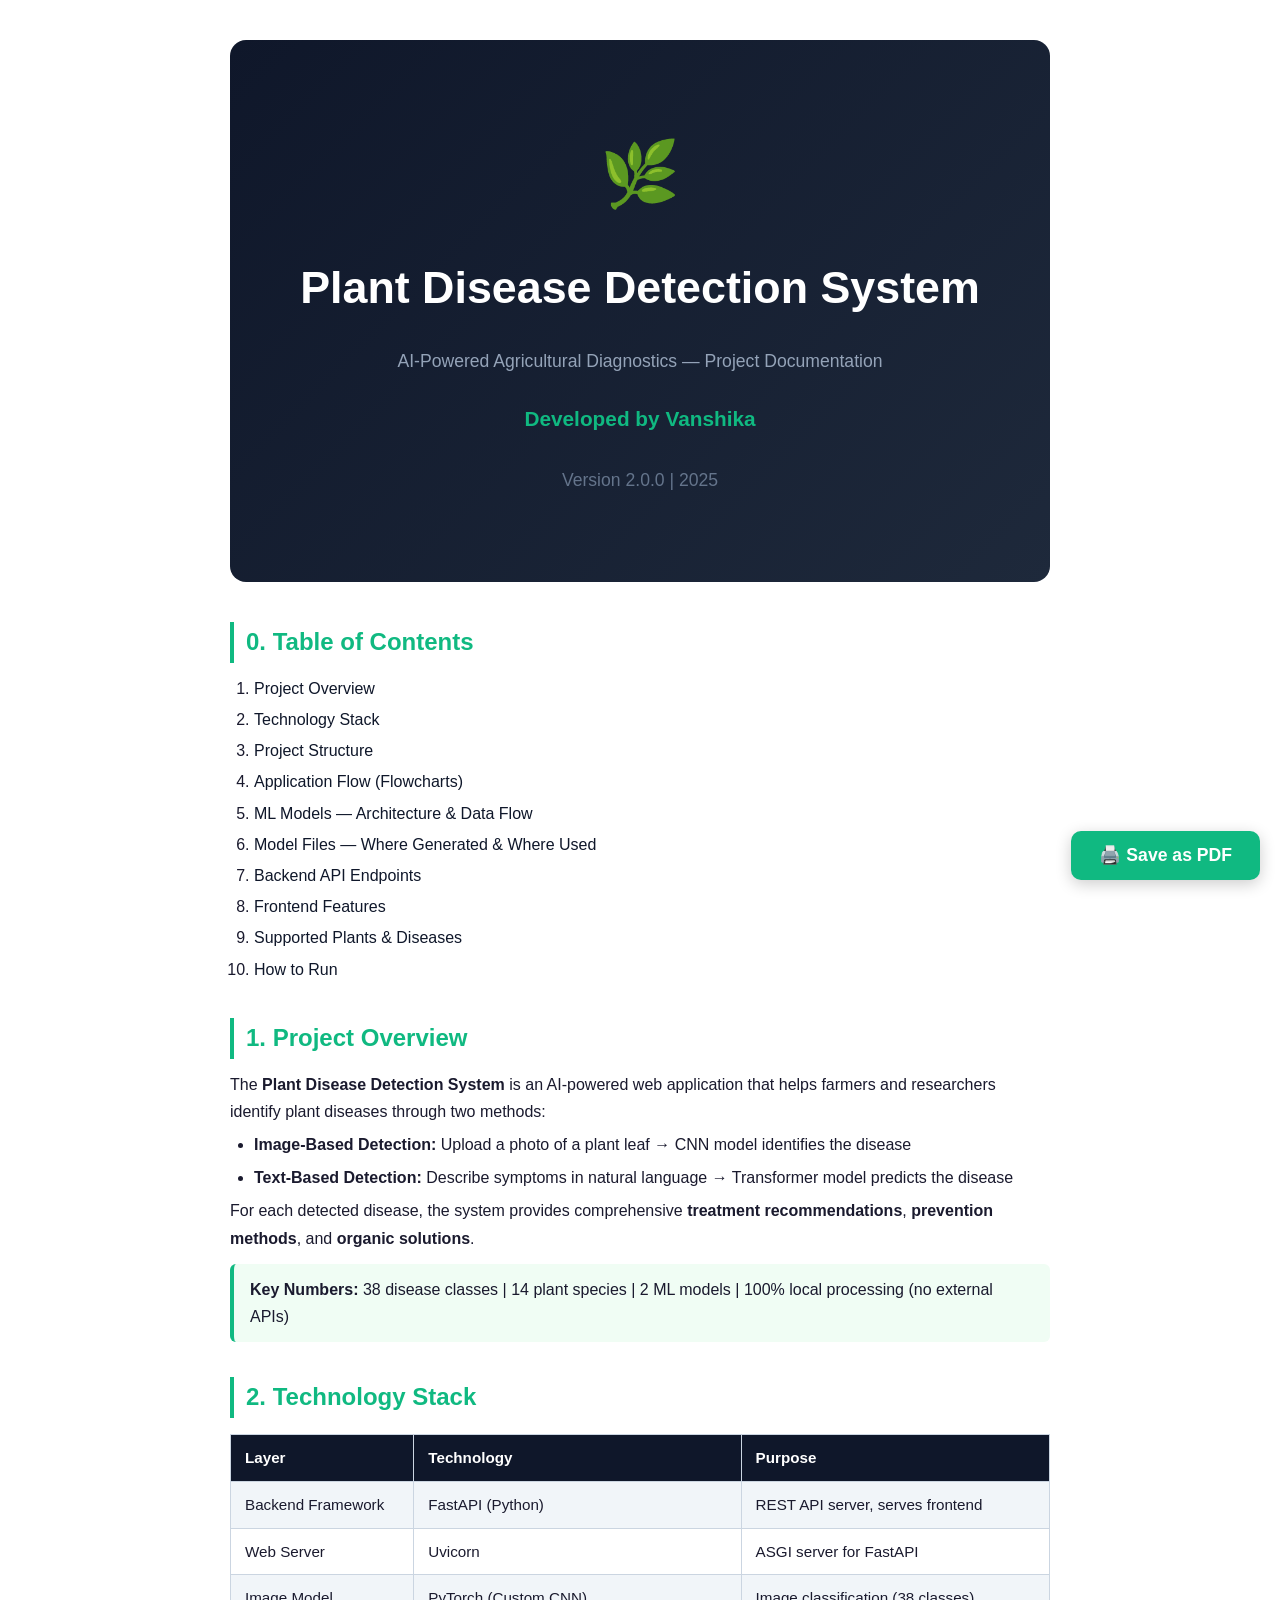
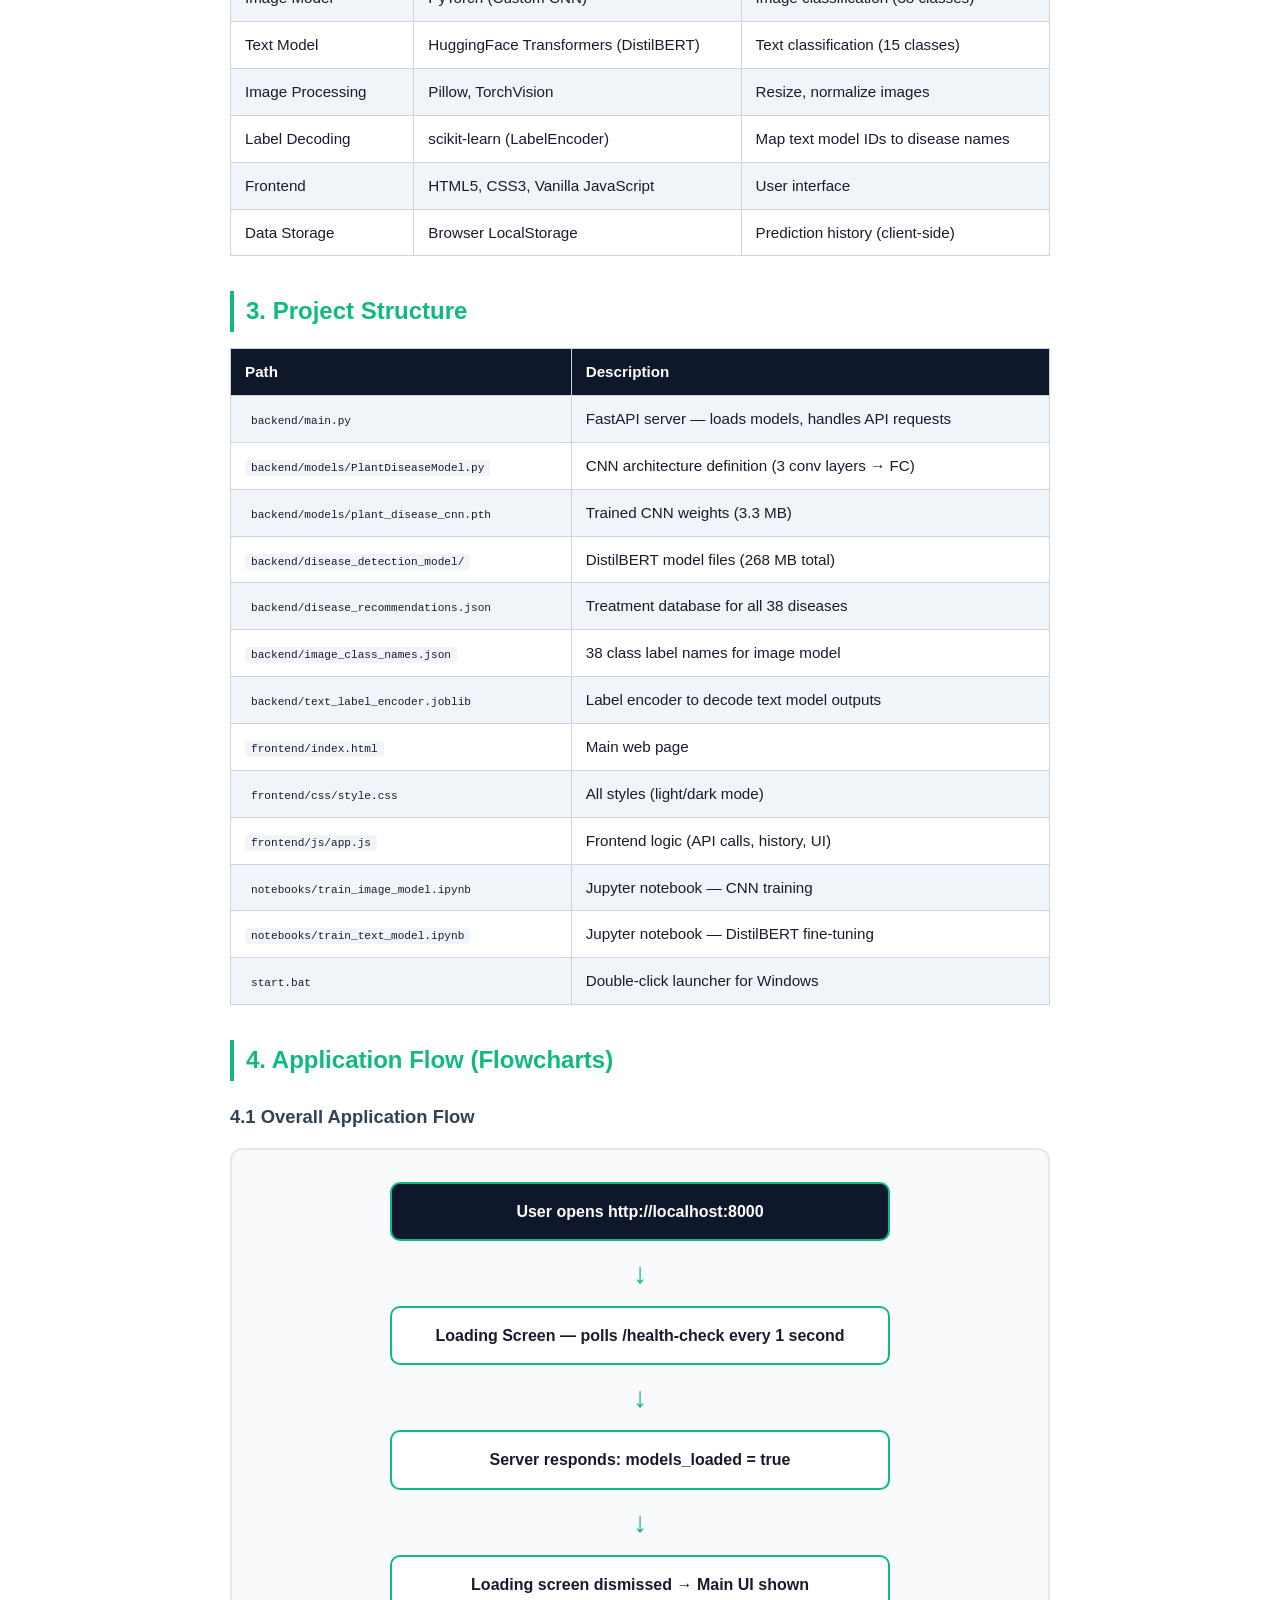
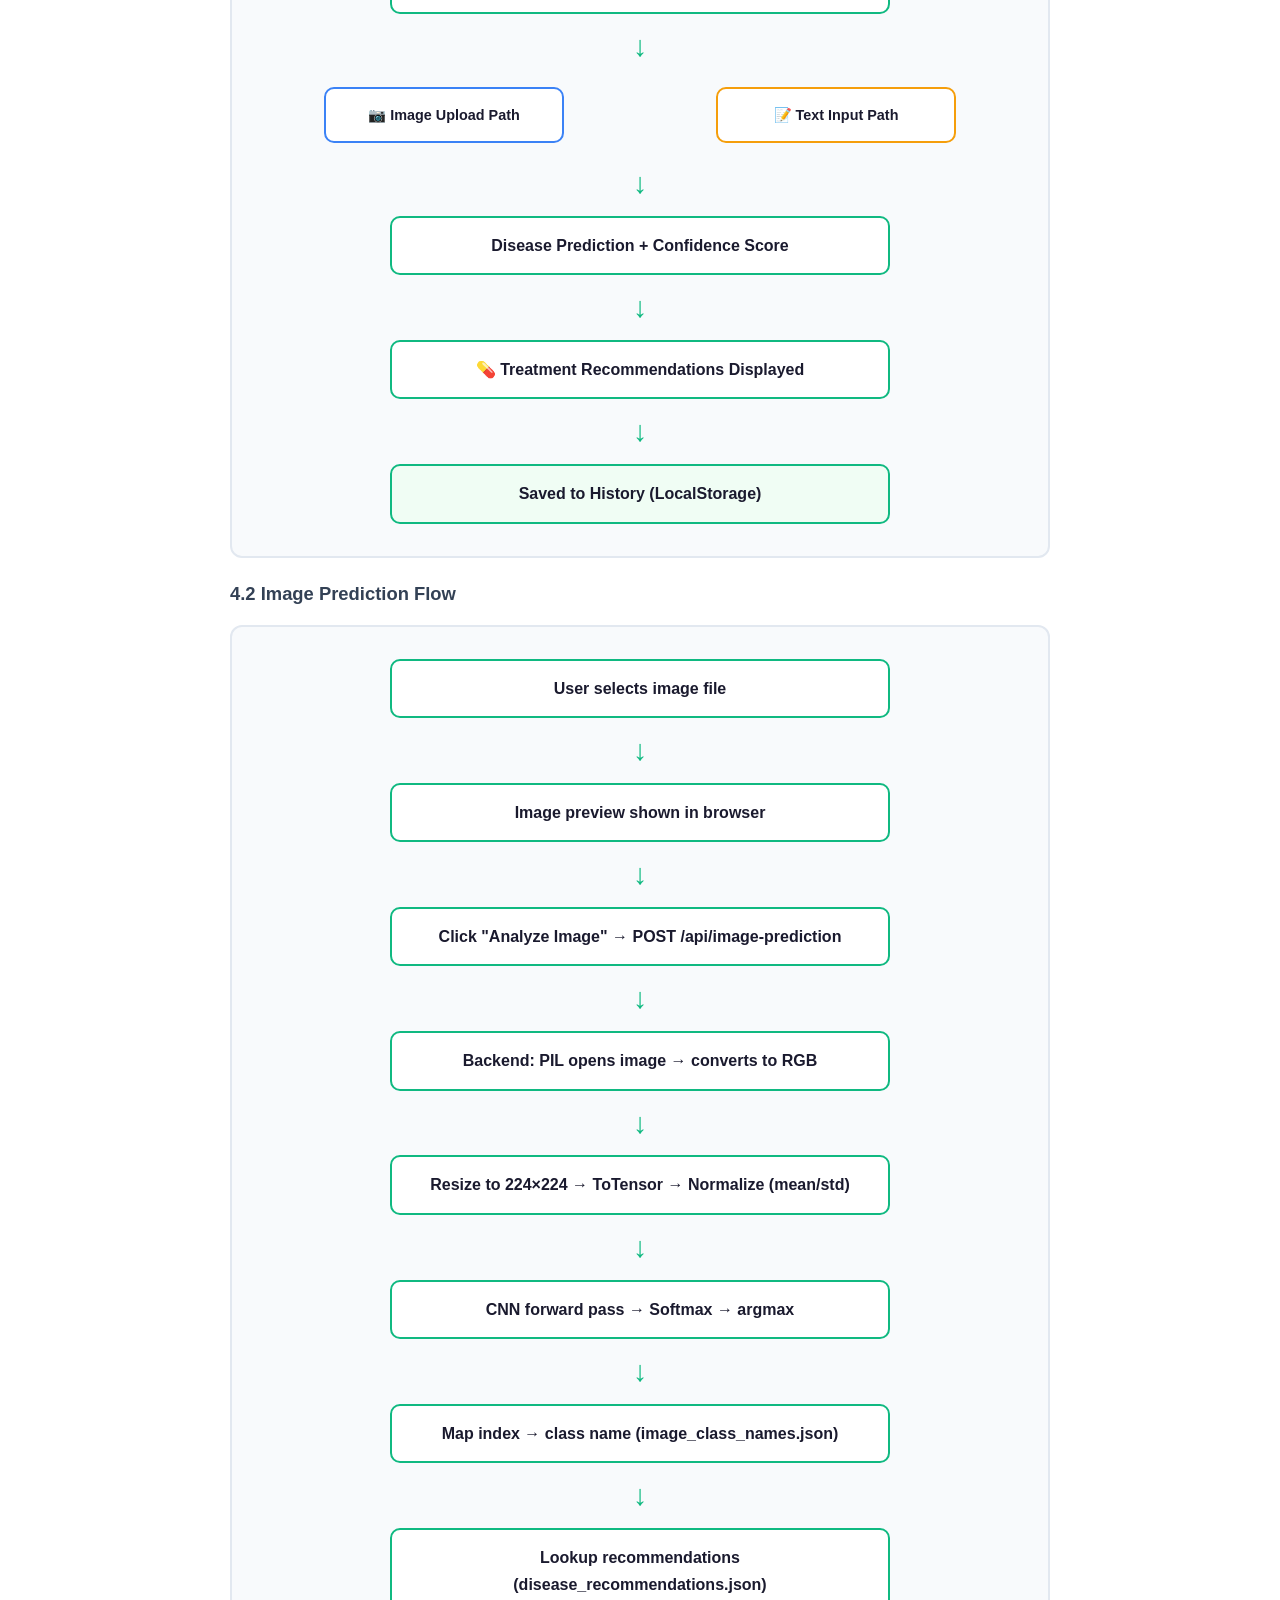
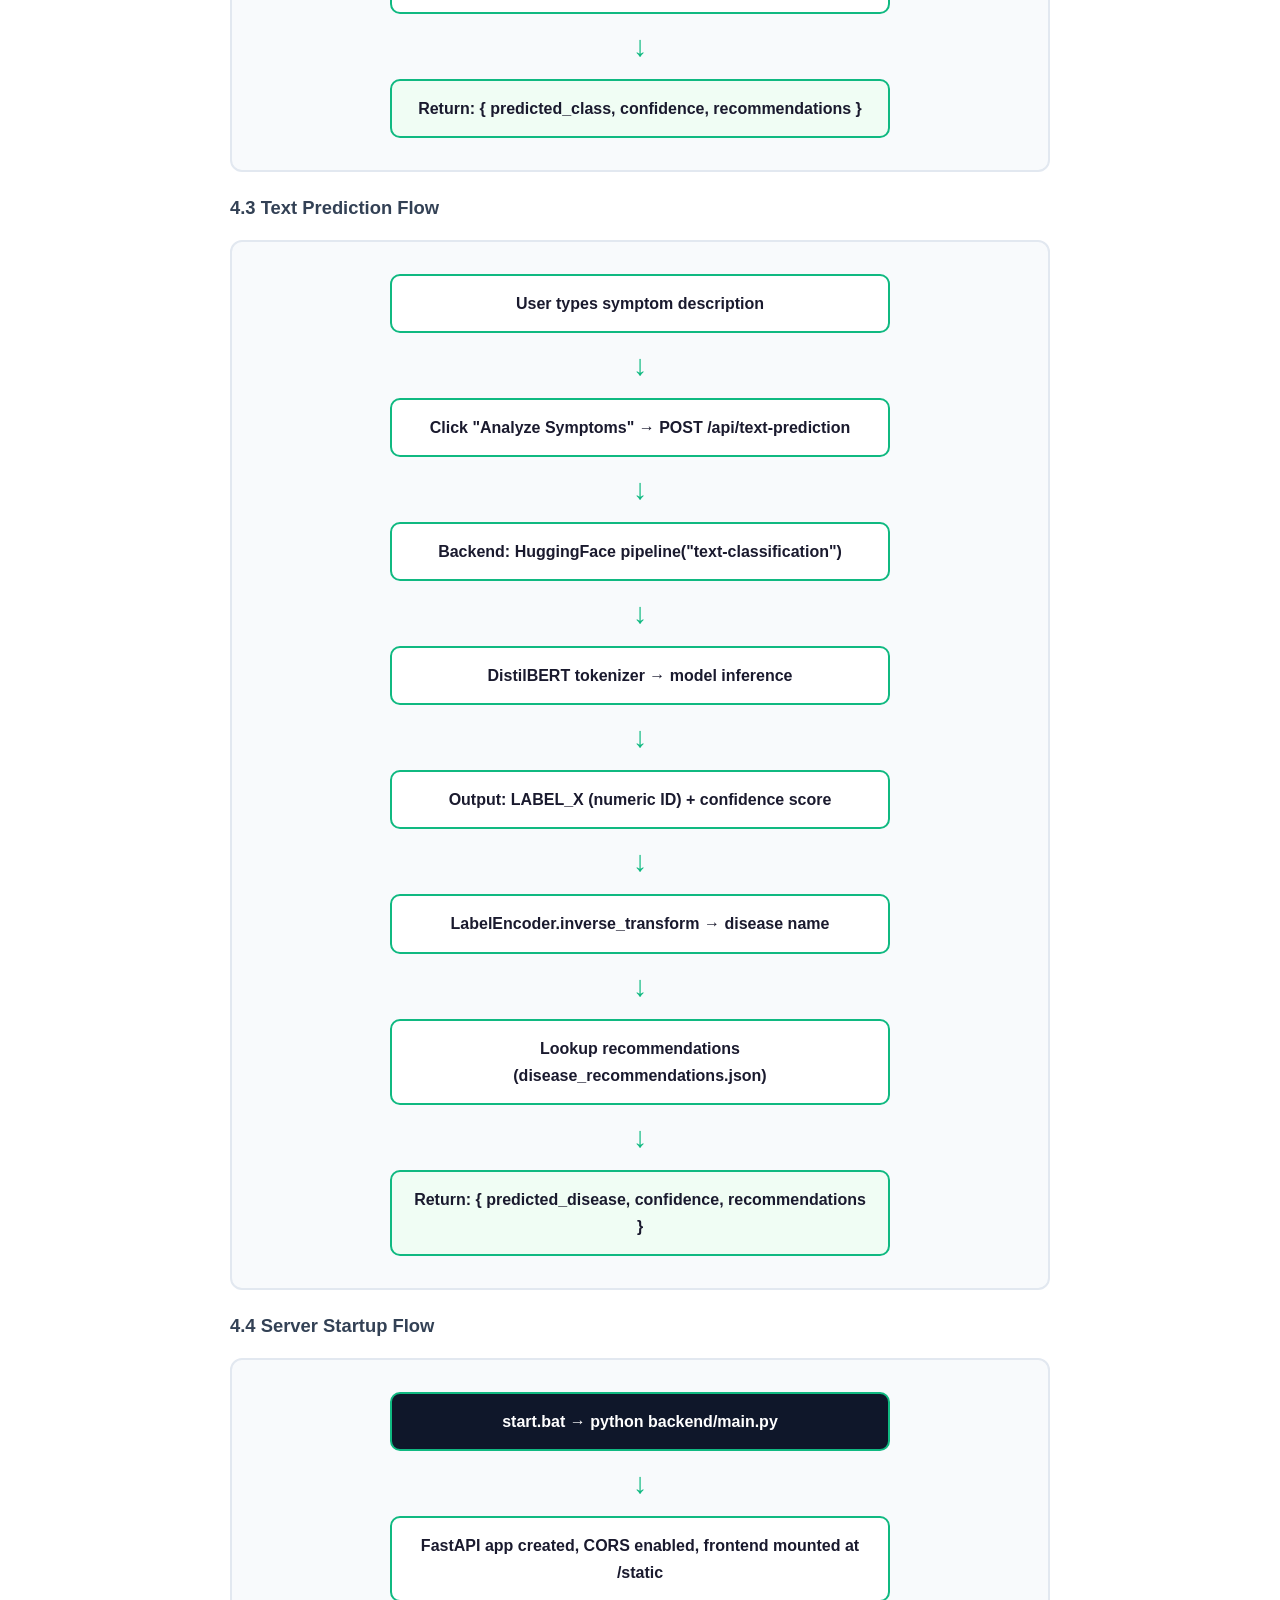
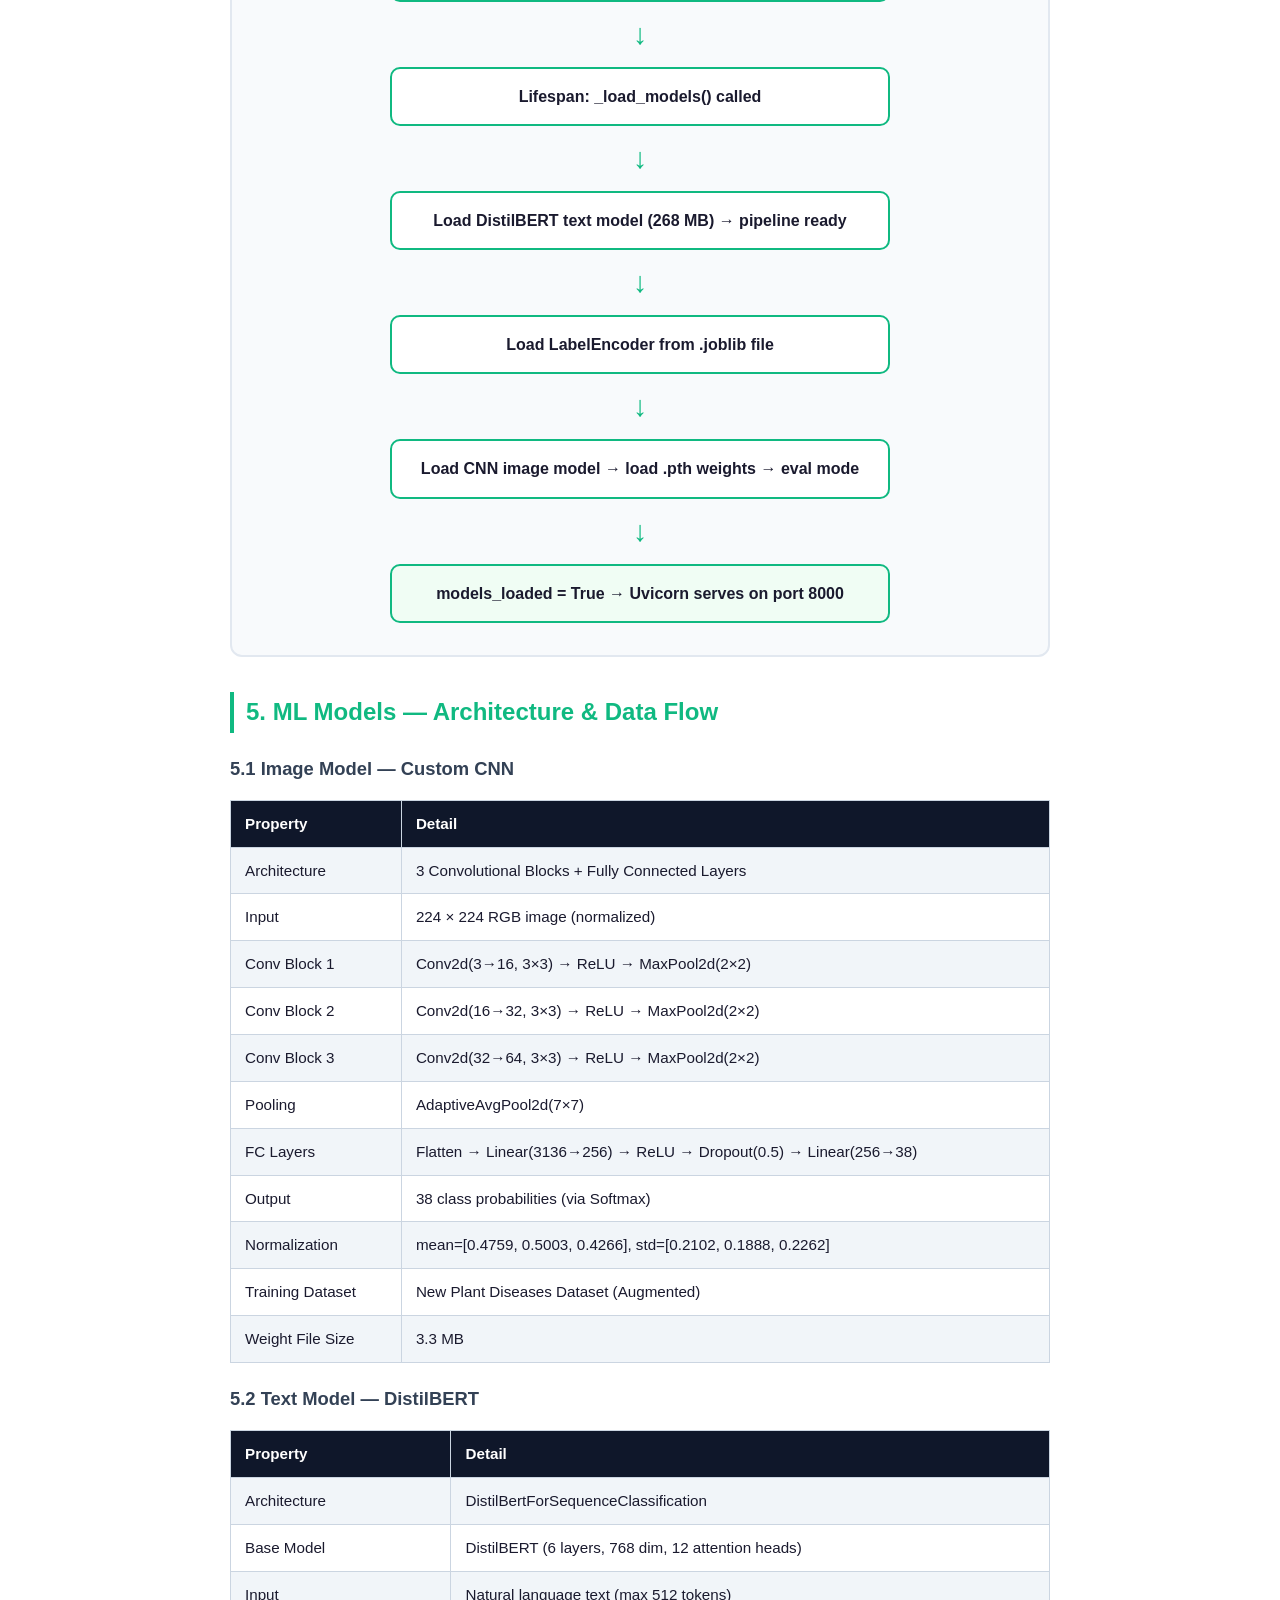
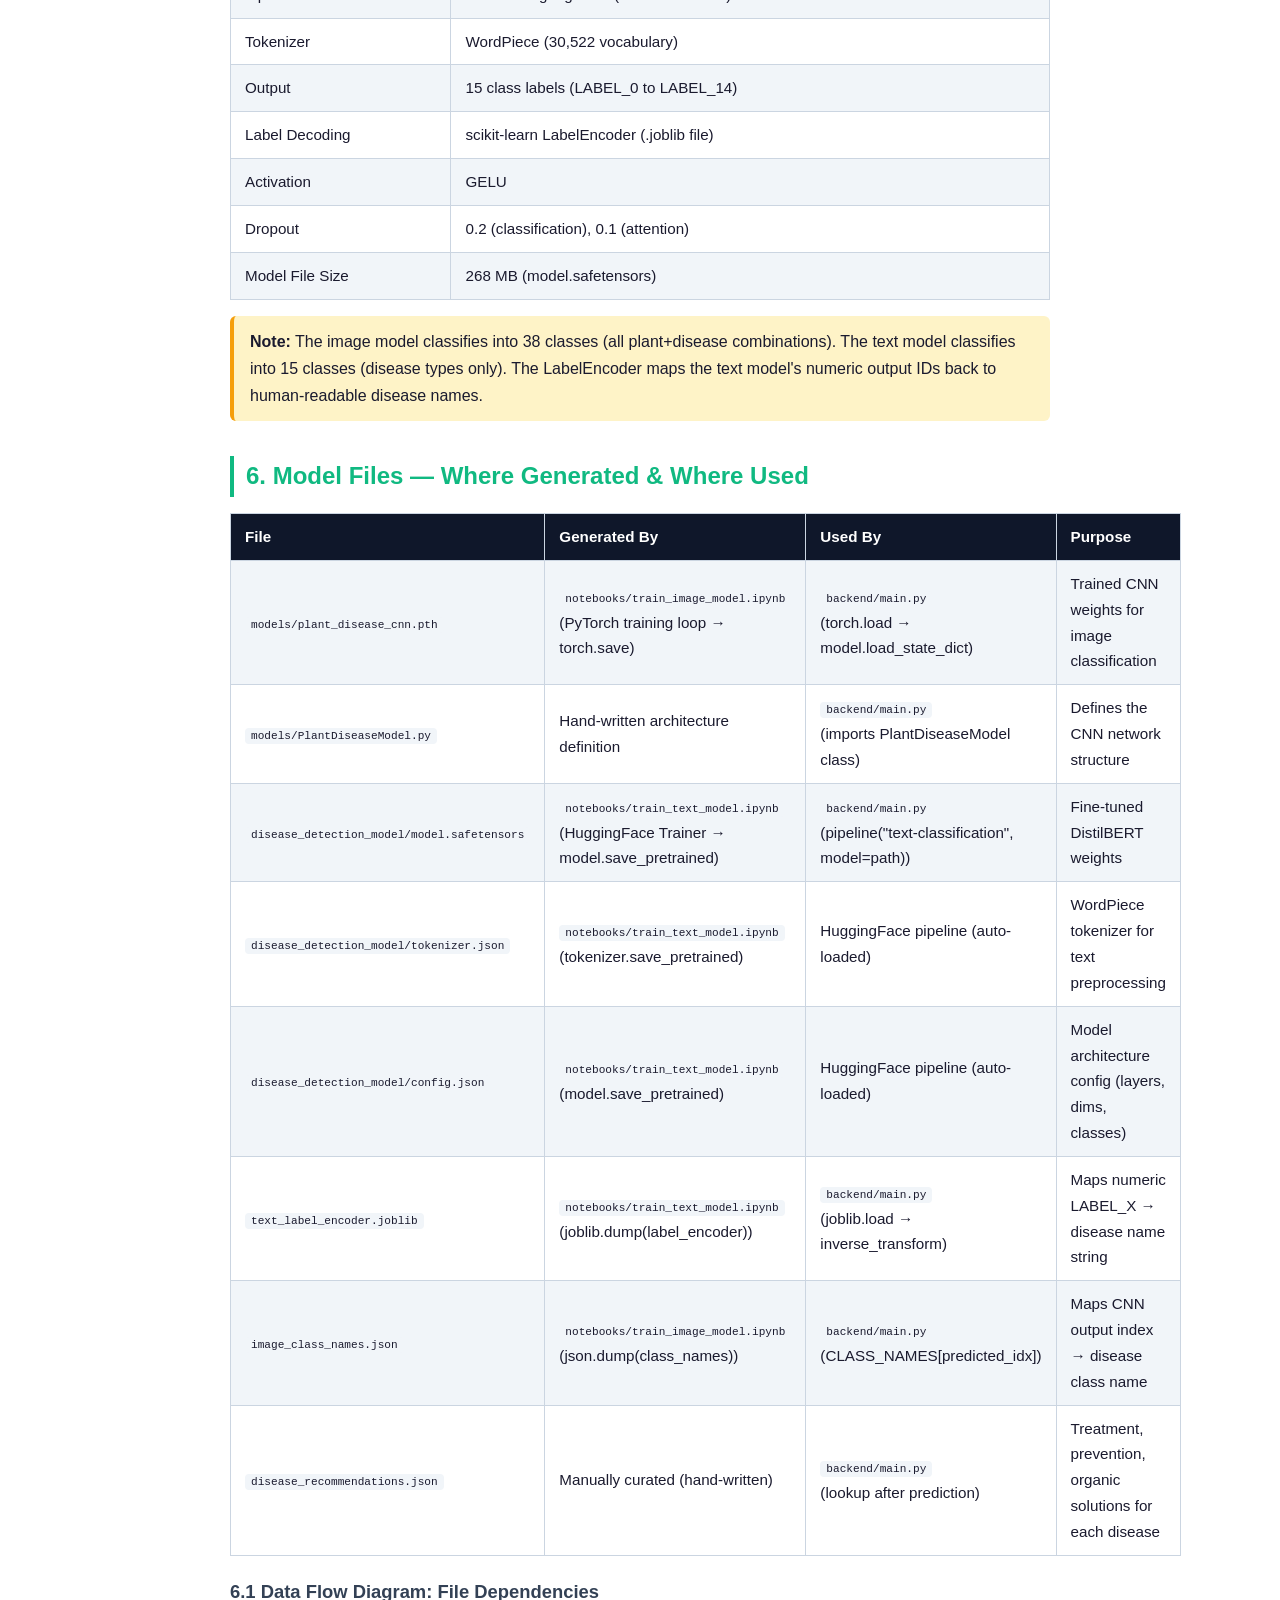
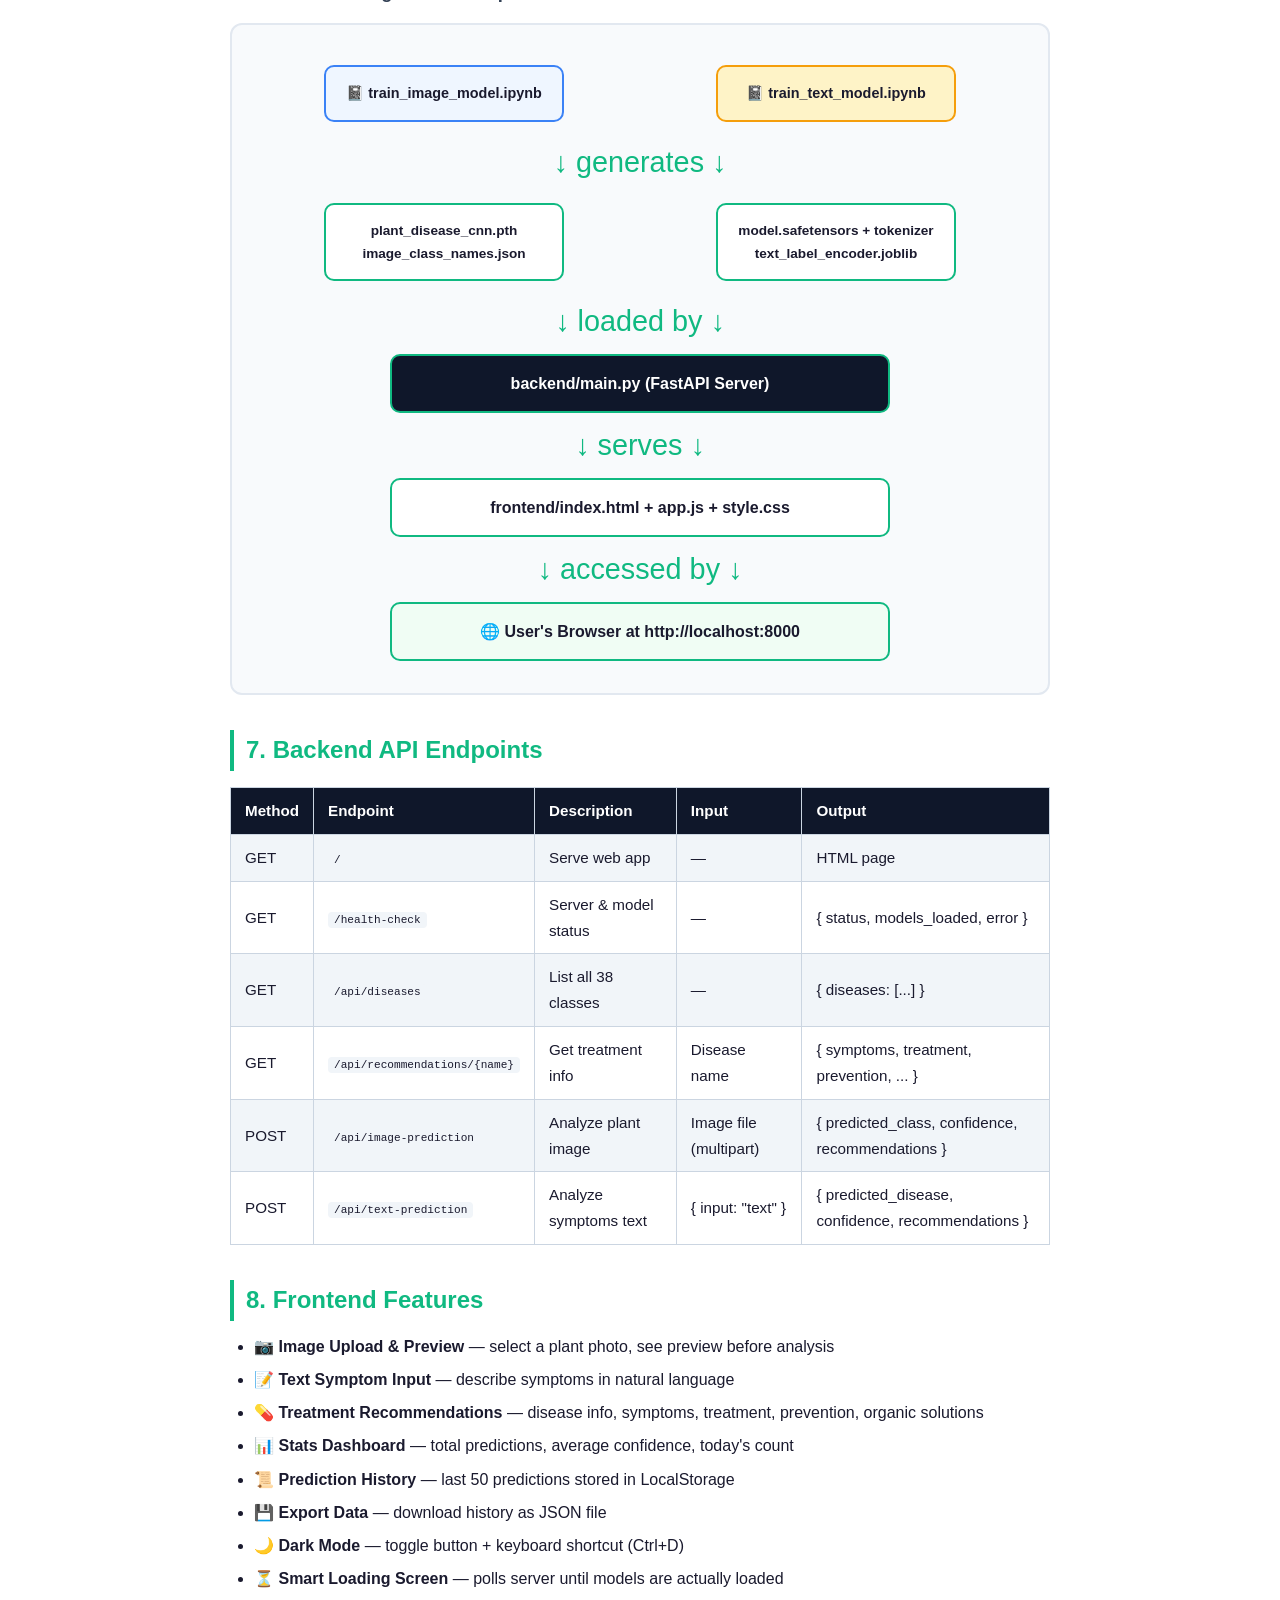
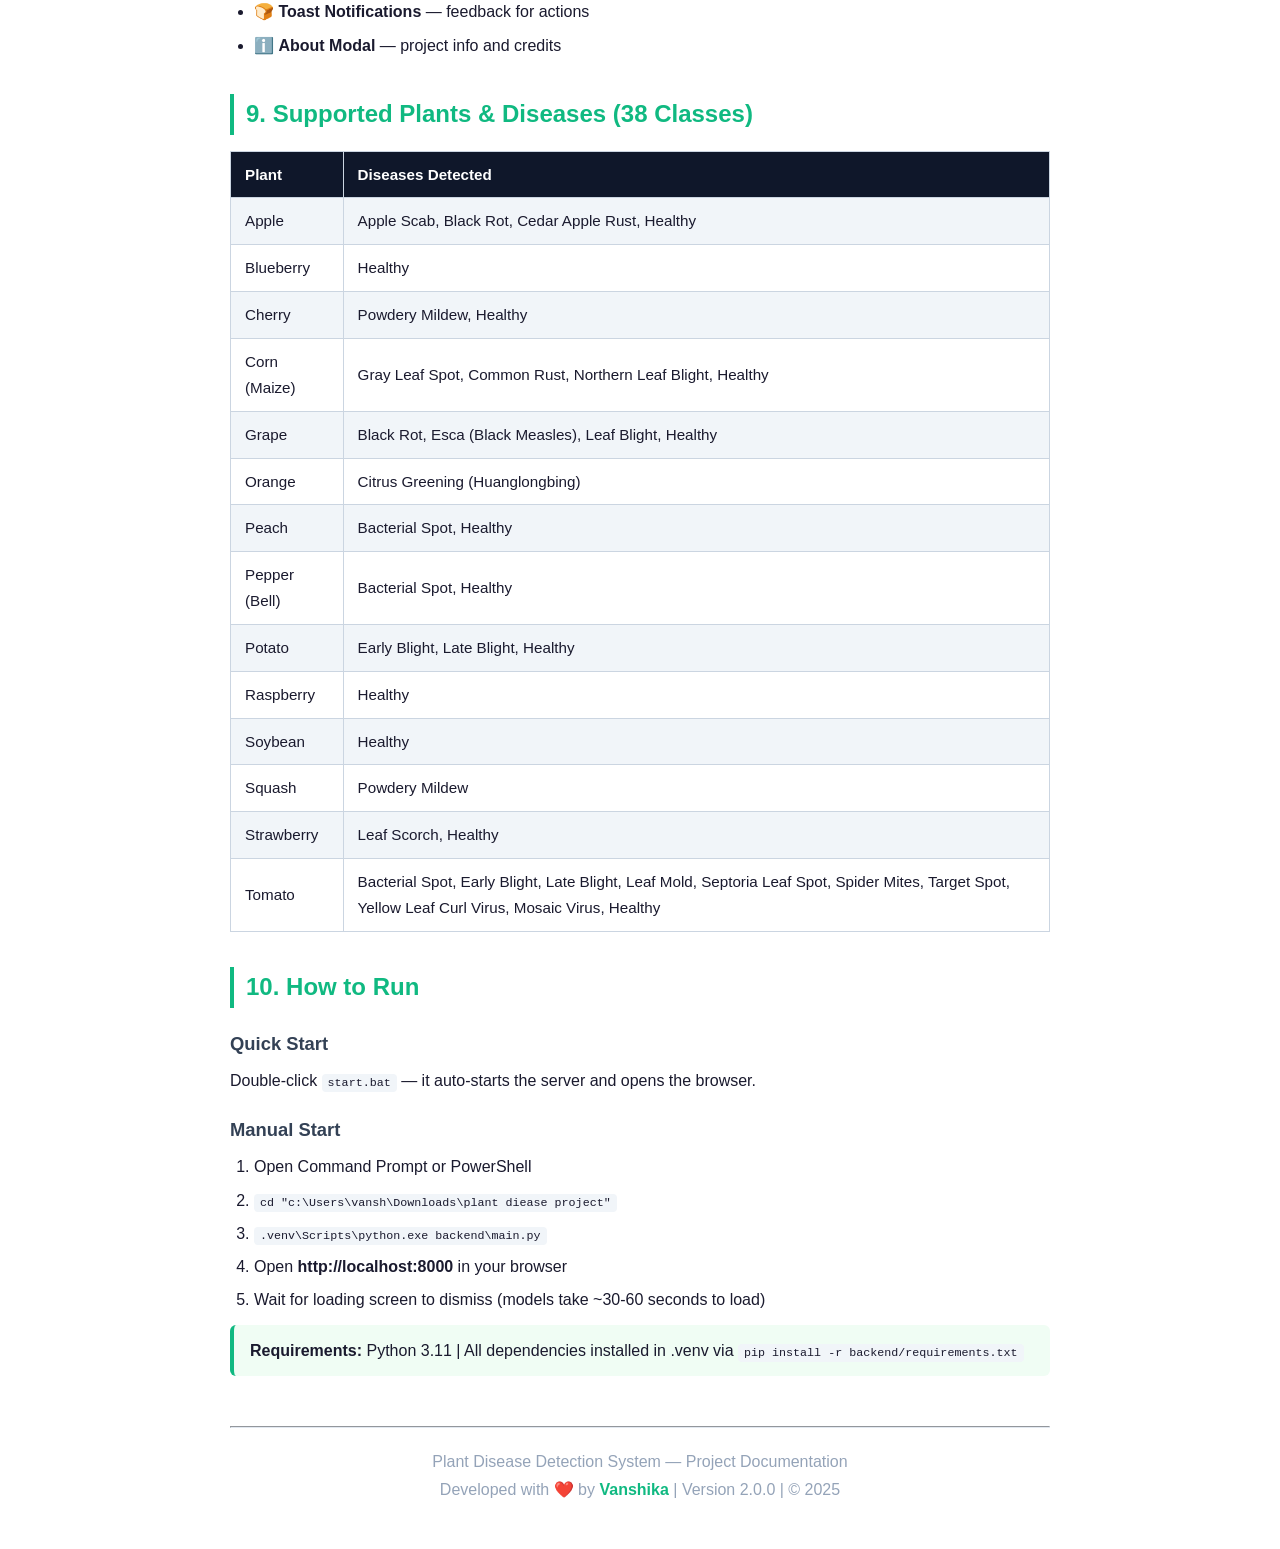
<file: AI - plant diease project/Project_Documentation.html>
<!DOCTYPE html>
<html lang="en">
<head>
<meta charset="UTF-8">
<title>Plant Disease Detection System - Project Documentation</title>
<style>
@media print { body { font-size: 11pt; } .page-break { page-break-before: always; } }
* { margin: 0; padding: 0; box-sizing: border-box; }
body { font-family: 'Segoe UI', Arial, sans-serif; color: #1a1a2e; line-height: 1.7; padding: 40px; max-width: 900px; margin: 0 auto; }
h1 { font-size: 2.2em; color: #0f172a; border-bottom: 3px solid #10b981; padding-bottom: 12px; margin-bottom: 8px; }
h2 { font-size: 1.5em; color: #10b981; margin-top: 35px; margin-bottom: 12px; border-left: 4px solid #10b981; padding-left: 12px; }
h3 { font-size: 1.15em; color: #334155; margin-top: 20px; margin-bottom: 8px; }
p, li { margin-bottom: 6px; }
ul, ol { padding-left: 24px; }
table { width: 100%; border-collapse: collapse; margin: 16px 0; font-size: 0.95em; }
th, td { border: 1px solid #cbd5e1; padding: 10px 14px; text-align: left; }
th { background: #0f172a; color: white; }
tr:nth-child(even) { background: #f1f5f9; }
code { background: #f1f5f9; padding: 2px 6px; border-radius: 4px; font-size: 0.9em; }
.cover { text-align: center; padding: 80px 20px; margin-bottom: 40px; background: linear-gradient(135deg, #0f172a, #1e293b); color: white; border-radius: 16px; }
.cover h1 { color: white; border: none; font-size: 2.8em; }
.cover p { color: #94a3b8; font-size: 1.1em; margin-top: 10px; }
.cover .author { color: #10b981; font-size: 1.3em; margin-top: 24px; font-weight: 600; }
.flowchart { background: #f8fafc; border: 2px solid #e2e8f0; border-radius: 12px; padding: 24px; margin: 16px 0; }
.flow-box { background: white; border: 2px solid #10b981; border-radius: 10px; padding: 14px 20px; margin: 8px auto; max-width: 500px; text-align: center; font-weight: 600; }
.flow-arrow { text-align: center; font-size: 1.8em; color: #10b981; margin: 4px 0; }
.flow-row { display: flex; gap: 16px; justify-content: center; margin: 8px 0; }
.flow-row .flow-box { flex: 1; max-width: 240px; font-size: 0.9em; }
.highlight { background: #f0fdf4; border-left: 4px solid #10b981; padding: 12px 16px; border-radius: 6px; margin: 12px 0; }
.warn { background: #fef3c7; border-left: 4px solid #f59e0b; padding: 12px 16px; border-radius: 6px; margin: 12px 0; }
.section-num { color: #10b981; }
.toc a { color: #0f172a; text-decoration: none; }
.toc a:hover { color: #10b981; }
.toc li { margin-bottom: 4px; }
.print-btn { position: fixed; bottom: 20px; right: 20px; padding: 14px 28px; background: #10b981; color: white; border: none; border-radius: 10px; font-size: 1.1em; font-weight: 700; cursor: pointer; box-shadow: 0 4px 16px rgba(0,0,0,0.2); z-index: 999; }
.print-btn:hover { background: #059669; }
@media print { .print-btn { display: none; } }
</style>
</head>
<body>

<button class="print-btn" onclick="window.print()">🖨️ Save as PDF</button>

<!-- COVER PAGE -->
<div class="cover">
<div style="font-size:4em; margin-bottom:20px;">🌿</div>
<h1>Plant Disease Detection System</h1>
<p>AI-Powered Agricultural Diagnostics — Project Documentation</p>
<div class="author">Developed by Vanshika</div>
<p style="margin-top:30px; color:#64748b;">Version 2.0.0 | 2025</p>
</div>

<!-- TABLE OF CONTENTS -->
<h2><span class="section-num">0.</span> Table of Contents</h2>
<ol class="toc">
<li><a href="#s1">Project Overview</a></li>
<li><a href="#s2">Technology Stack</a></li>
<li><a href="#s3">Project Structure</a></li>
<li><a href="#s4">Application Flow (Flowcharts)</a></li>
<li><a href="#s5">ML Models — Architecture & Data Flow</a></li>
<li><a href="#s6">Model Files — Where Generated & Where Used</a></li>
<li><a href="#s7">Backend API Endpoints</a></li>
<li><a href="#s8">Frontend Features</a></li>
<li><a href="#s9">Supported Plants & Diseases</a></li>
<li><a href="#s10">How to Run</a></li>
</ol>

<div class="page-break"></div>

<!-- SECTION 1 -->
<h2 id="s1"><span class="section-num">1.</span> Project Overview</h2>
<p>The <strong>Plant Disease Detection System</strong> is an AI-powered web application that helps farmers and researchers identify plant diseases through two methods:</p>
<ul>
<li><strong>Image-Based Detection:</strong> Upload a photo of a plant leaf → CNN model identifies the disease</li>
<li><strong>Text-Based Detection:</strong> Describe symptoms in natural language → Transformer model predicts the disease</li>
</ul>
<p>For each detected disease, the system provides comprehensive <strong>treatment recommendations</strong>, <strong>prevention methods</strong>, and <strong>organic solutions</strong>.</p>

<div class="highlight">
<strong>Key Numbers:</strong> 38 disease classes | 14 plant species | 2 ML models | 100% local processing (no external APIs)
</div>

<!-- SECTION 2 -->
<h2 id="s2"><span class="section-num">2.</span> Technology Stack</h2>
<table>
<tr><th>Layer</th><th>Technology</th><th>Purpose</th></tr>
<tr><td>Backend Framework</td><td>FastAPI (Python)</td><td>REST API server, serves frontend</td></tr>
<tr><td>Web Server</td><td>Uvicorn</td><td>ASGI server for FastAPI</td></tr>
<tr><td>Image Model</td><td>PyTorch (Custom CNN)</td><td>Image classification (38 classes)</td></tr>
<tr><td>Text Model</td><td>HuggingFace Transformers (DistilBERT)</td><td>Text classification (15 classes)</td></tr>
<tr><td>Image Processing</td><td>Pillow, TorchVision</td><td>Resize, normalize images</td></tr>
<tr><td>Label Decoding</td><td>scikit-learn (LabelEncoder)</td><td>Map text model IDs to disease names</td></tr>
<tr><td>Frontend</td><td>HTML5, CSS3, Vanilla JavaScript</td><td>User interface</td></tr>
<tr><td>Data Storage</td><td>Browser LocalStorage</td><td>Prediction history (client-side)</td></tr>
</table>

<!-- SECTION 3 -->
<h2 id="s3"><span class="section-num">3.</span> Project Structure</h2>
<table>
<tr><th>Path</th><th>Description</th></tr>
<tr><td><code>backend/main.py</code></td><td>FastAPI server — loads models, handles API requests</td></tr>
<tr><td><code>backend/models/PlantDiseaseModel.py</code></td><td>CNN architecture definition (3 conv layers → FC)</td></tr>
<tr><td><code>backend/models/plant_disease_cnn.pth</code></td><td>Trained CNN weights (3.3 MB)</td></tr>
<tr><td><code>backend/disease_detection_model/</code></td><td>DistilBERT model files (268 MB total)</td></tr>
<tr><td><code>backend/disease_recommendations.json</code></td><td>Treatment database for all 38 diseases</td></tr>
<tr><td><code>backend/image_class_names.json</code></td><td>38 class label names for image model</td></tr>
<tr><td><code>backend/text_label_encoder.joblib</code></td><td>Label encoder to decode text model outputs</td></tr>
<tr><td><code>frontend/index.html</code></td><td>Main web page</td></tr>
<tr><td><code>frontend/css/style.css</code></td><td>All styles (light/dark mode)</td></tr>
<tr><td><code>frontend/js/app.js</code></td><td>Frontend logic (API calls, history, UI)</td></tr>
<tr><td><code>notebooks/train_image_model.ipynb</code></td><td>Jupyter notebook — CNN training</td></tr>
<tr><td><code>notebooks/train_text_model.ipynb</code></td><td>Jupyter notebook — DistilBERT fine-tuning</td></tr>
<tr><td><code>start.bat</code></td><td>Double-click launcher for Windows</td></tr>
</table>

<div class="page-break"></div>

<!-- SECTION 4: FLOWCHARTS -->
<h2 id="s4"><span class="section-num">4.</span> Application Flow (Flowcharts)</h2>

<h3>4.1 Overall Application Flow</h3>
<div class="flowchart">
<div class="flow-box" style="background:#0f172a; color:white;">User opens http://localhost:8000</div>
<div class="flow-arrow">↓</div>
<div class="flow-box">Loading Screen — polls /health-check every 1 second</div>
<div class="flow-arrow">↓</div>
<div class="flow-box">Server responds: models_loaded = true</div>
<div class="flow-arrow">↓</div>
<div class="flow-box">Loading screen dismissed → Main UI shown</div>
<div class="flow-arrow">↓</div>
<div class="flow-row">
<div class="flow-box" style="border-color:#3b82f6;">📷 Image Upload Path</div>
<div class="flow-box" style="border-color:#f59e0b;">📝 Text Input Path</div>
</div>
<div class="flow-arrow">↓</div>
<div class="flow-box">Disease Prediction + Confidence Score</div>
<div class="flow-arrow">↓</div>
<div class="flow-box">💊 Treatment Recommendations Displayed</div>
<div class="flow-arrow">↓</div>
<div class="flow-box" style="background:#f0fdf4;">Saved to History (LocalStorage)</div>
</div>

<h3>4.2 Image Prediction Flow</h3>
<div class="flowchart">
<div class="flow-box">User selects image file</div>
<div class="flow-arrow">↓</div>
<div class="flow-box">Image preview shown in browser</div>
<div class="flow-arrow">↓</div>
<div class="flow-box">Click "Analyze Image" → POST /api/image-prediction</div>
<div class="flow-arrow">↓</div>
<div class="flow-box">Backend: PIL opens image → converts to RGB</div>
<div class="flow-arrow">↓</div>
<div class="flow-box">Resize to 224×224 → ToTensor → Normalize (mean/std)</div>
<div class="flow-arrow">↓</div>
<div class="flow-box">CNN forward pass → Softmax → argmax</div>
<div class="flow-arrow">↓</div>
<div class="flow-box">Map index → class name (image_class_names.json)</div>
<div class="flow-arrow">↓</div>
<div class="flow-box">Lookup recommendations (disease_recommendations.json)</div>
<div class="flow-arrow">↓</div>
<div class="flow-box" style="background:#f0fdf4;">Return: { predicted_class, confidence, recommendations }</div>
</div>

<h3>4.3 Text Prediction Flow</h3>
<div class="flowchart">
<div class="flow-box">User types symptom description</div>
<div class="flow-arrow">↓</div>
<div class="flow-box">Click "Analyze Symptoms" → POST /api/text-prediction</div>
<div class="flow-arrow">↓</div>
<div class="flow-box">Backend: HuggingFace pipeline("text-classification")</div>
<div class="flow-arrow">↓</div>
<div class="flow-box">DistilBERT tokenizer → model inference</div>
<div class="flow-arrow">↓</div>
<div class="flow-box">Output: LABEL_X (numeric ID) + confidence score</div>
<div class="flow-arrow">↓</div>
<div class="flow-box">LabelEncoder.inverse_transform → disease name</div>
<div class="flow-arrow">↓</div>
<div class="flow-box">Lookup recommendations (disease_recommendations.json)</div>
<div class="flow-arrow">↓</div>
<div class="flow-box" style="background:#f0fdf4;">Return: { predicted_disease, confidence, recommendations }</div>
</div>

<h3>4.4 Server Startup Flow</h3>
<div class="flowchart">
<div class="flow-box" style="background:#0f172a; color:white;">start.bat → python backend/main.py</div>
<div class="flow-arrow">↓</div>
<div class="flow-box">FastAPI app created, CORS enabled, frontend mounted at /static</div>
<div class="flow-arrow">↓</div>
<div class="flow-box">Lifespan: _load_models() called</div>
<div class="flow-arrow">↓</div>
<div class="flow-box">Load DistilBERT text model (268 MB) → pipeline ready</div>
<div class="flow-arrow">↓</div>
<div class="flow-box">Load LabelEncoder from .joblib file</div>
<div class="flow-arrow">↓</div>
<div class="flow-box">Load CNN image model → load .pth weights → eval mode</div>
<div class="flow-arrow">↓</div>
<div class="flow-box" style="background:#f0fdf4;">models_loaded = True → Uvicorn serves on port 8000</div>
</div>

<div class="page-break"></div>

<!-- SECTION 5 -->
<h2 id="s5"><span class="section-num">5.</span> ML Models — Architecture & Data Flow</h2>

<h3>5.1 Image Model — Custom CNN</h3>
<table>
<tr><th>Property</th><th>Detail</th></tr>
<tr><td>Architecture</td><td>3 Convolutional Blocks + Fully Connected Layers</td></tr>
<tr><td>Input</td><td>224 × 224 RGB image (normalized)</td></tr>
<tr><td>Conv Block 1</td><td>Conv2d(3→16, 3×3) → ReLU → MaxPool2d(2×2)</td></tr>
<tr><td>Conv Block 2</td><td>Conv2d(16→32, 3×3) → ReLU → MaxPool2d(2×2)</td></tr>
<tr><td>Conv Block 3</td><td>Conv2d(32→64, 3×3) → ReLU → MaxPool2d(2×2)</td></tr>
<tr><td>Pooling</td><td>AdaptiveAvgPool2d(7×7)</td></tr>
<tr><td>FC Layers</td><td>Flatten → Linear(3136→256) → ReLU → Dropout(0.5) → Linear(256→38)</td></tr>
<tr><td>Output</td><td>38 class probabilities (via Softmax)</td></tr>
<tr><td>Normalization</td><td>mean=[0.4759, 0.5003, 0.4266], std=[0.2102, 0.1888, 0.2262]</td></tr>
<tr><td>Training Dataset</td><td>New Plant Diseases Dataset (Augmented)</td></tr>
<tr><td>Weight File Size</td><td>3.3 MB</td></tr>
</table>

<h3>5.2 Text Model — DistilBERT</h3>
<table>
<tr><th>Property</th><th>Detail</th></tr>
<tr><td>Architecture</td><td>DistilBertForSequenceClassification</td></tr>
<tr><td>Base Model</td><td>DistilBERT (6 layers, 768 dim, 12 attention heads)</td></tr>
<tr><td>Input</td><td>Natural language text (max 512 tokens)</td></tr>
<tr><td>Tokenizer</td><td>WordPiece (30,522 vocabulary)</td></tr>
<tr><td>Output</td><td>15 class labels (LABEL_0 to LABEL_14)</td></tr>
<tr><td>Label Decoding</td><td>scikit-learn LabelEncoder (.joblib file)</td></tr>
<tr><td>Activation</td><td>GELU</td></tr>
<tr><td>Dropout</td><td>0.2 (classification), 0.1 (attention)</td></tr>
<tr><td>Model File Size</td><td>268 MB (model.safetensors)</td></tr>
</table>

<div class="warn">
<strong>Note:</strong> The image model classifies into 38 classes (all plant+disease combinations). The text model classifies into 15 classes (disease types only). The LabelEncoder maps the text model's numeric output IDs back to human-readable disease names.
</div>

<div class="page-break"></div>

<!-- SECTION 6 -->
<h2 id="s6"><span class="section-num">6.</span> Model Files — Where Generated & Where Used</h2>

<table>
<tr><th>File</th><th>Generated By</th><th>Used By</th><th>Purpose</th></tr>
<tr>
<td><code>models/plant_disease_cnn.pth</code></td>
<td><code>notebooks/train_image_model.ipynb</code><br>(PyTorch training loop → torch.save)</td>
<td><code>backend/main.py</code><br>(torch.load → model.load_state_dict)</td>
<td>Trained CNN weights for image classification</td>
</tr>
<tr>
<td><code>models/PlantDiseaseModel.py</code></td>
<td>Hand-written architecture definition</td>
<td><code>backend/main.py</code><br>(imports PlantDiseaseModel class)</td>
<td>Defines the CNN network structure</td>
</tr>
<tr>
<td><code>disease_detection_model/model.safetensors</code></td>
<td><code>notebooks/train_text_model.ipynb</code><br>(HuggingFace Trainer → model.save_pretrained)</td>
<td><code>backend/main.py</code><br>(pipeline("text-classification", model=path))</td>
<td>Fine-tuned DistilBERT weights</td>
</tr>
<tr>
<td><code>disease_detection_model/tokenizer.json</code></td>
<td><code>notebooks/train_text_model.ipynb</code><br>(tokenizer.save_pretrained)</td>
<td>HuggingFace pipeline (auto-loaded)</td>
<td>WordPiece tokenizer for text preprocessing</td>
</tr>
<tr>
<td><code>disease_detection_model/config.json</code></td>
<td><code>notebooks/train_text_model.ipynb</code><br>(model.save_pretrained)</td>
<td>HuggingFace pipeline (auto-loaded)</td>
<td>Model architecture config (layers, dims, classes)</td>
</tr>
<tr>
<td><code>text_label_encoder.joblib</code></td>
<td><code>notebooks/train_text_model.ipynb</code><br>(joblib.dump(label_encoder))</td>
<td><code>backend/main.py</code><br>(joblib.load → inverse_transform)</td>
<td>Maps numeric LABEL_X → disease name string</td>
</tr>
<tr>
<td><code>image_class_names.json</code></td>
<td><code>notebooks/train_image_model.ipynb</code><br>(json.dump(class_names))</td>
<td><code>backend/main.py</code><br>(CLASS_NAMES[predicted_idx])</td>
<td>Maps CNN output index → disease class name</td>
</tr>
<tr>
<td><code>disease_recommendations.json</code></td>
<td>Manually curated (hand-written)</td>
<td><code>backend/main.py</code><br>(lookup after prediction)</td>
<td>Treatment, prevention, organic solutions for each disease</td>
</tr>
</table>

<h3>6.1 Data Flow Diagram: File Dependencies</h3>
<div class="flowchart">
<div class="flow-row">
<div class="flow-box" style="border-color:#3b82f6; background:#eff6ff;">📓 train_image_model.ipynb</div>
<div class="flow-box" style="border-color:#f59e0b; background:#fef3c7;">📓 train_text_model.ipynb</div>
</div>
<div class="flow-arrow">↓ generates ↓</div>
<div class="flow-row">
<div class="flow-box" style="font-size:0.85em;">plant_disease_cnn.pth<br>image_class_names.json</div>
<div class="flow-box" style="font-size:0.85em;">model.safetensors + tokenizer<br>text_label_encoder.joblib</div>
</div>
<div class="flow-arrow">↓ loaded by ↓</div>
<div class="flow-box" style="background:#0f172a; color:white;">backend/main.py (FastAPI Server)</div>
<div class="flow-arrow">↓ serves ↓</div>
<div class="flow-box">frontend/index.html + app.js + style.css</div>
<div class="flow-arrow">↓ accessed by ↓</div>
<div class="flow-box" style="background:#f0fdf4;">🌐 User's Browser at http://localhost:8000</div>
</div>

<div class="page-break"></div>

<!-- SECTION 7 -->
<h2 id="s7"><span class="section-num">7.</span> Backend API Endpoints</h2>
<table>
<tr><th>Method</th><th>Endpoint</th><th>Description</th><th>Input</th><th>Output</th></tr>
<tr><td>GET</td><td><code>/</code></td><td>Serve web app</td><td>—</td><td>HTML page</td></tr>
<tr><td>GET</td><td><code>/health-check</code></td><td>Server & model status</td><td>—</td><td>{ status, models_loaded, error }</td></tr>
<tr><td>GET</td><td><code>/api/diseases</code></td><td>List all 38 classes</td><td>—</td><td>{ diseases: [...] }</td></tr>
<tr><td>GET</td><td><code>/api/recommendations/{name}</code></td><td>Get treatment info</td><td>Disease name</td><td>{ symptoms, treatment, prevention, ... }</td></tr>
<tr><td>POST</td><td><code>/api/image-prediction</code></td><td>Analyze plant image</td><td>Image file (multipart)</td><td>{ predicted_class, confidence, recommendations }</td></tr>
<tr><td>POST</td><td><code>/api/text-prediction</code></td><td>Analyze symptoms text</td><td>{ input: "text" }</td><td>{ predicted_disease, confidence, recommendations }</td></tr>
</table>

<!-- SECTION 8 -->
<h2 id="s8"><span class="section-num">8.</span> Frontend Features</h2>
<ul>
<li>📷 <strong>Image Upload & Preview</strong> — select a plant photo, see preview before analysis</li>
<li>📝 <strong>Text Symptom Input</strong> — describe symptoms in natural language</li>
<li>💊 <strong>Treatment Recommendations</strong> — disease info, symptoms, treatment, prevention, organic solutions</li>
<li>📊 <strong>Stats Dashboard</strong> — total predictions, average confidence, today's count</li>
<li>📜 <strong>Prediction History</strong> — last 50 predictions stored in LocalStorage</li>
<li>💾 <strong>Export Data</strong> — download history as JSON file</li>
<li>🌙 <strong>Dark Mode</strong> — toggle button + keyboard shortcut (Ctrl+D)</li>
<li>⏳ <strong>Smart Loading Screen</strong> — polls server until models are actually loaded</li>
<li>🍞 <strong>Toast Notifications</strong> — feedback for actions</li>
<li>ℹ️ <strong>About Modal</strong> — project info and credits</li>
</ul>

<!-- SECTION 9 -->
<h2 id="s9"><span class="section-num">9.</span> Supported Plants & Diseases (38 Classes)</h2>
<table>
<tr><th>Plant</th><th>Diseases Detected</th></tr>
<tr><td>Apple</td><td>Apple Scab, Black Rot, Cedar Apple Rust, Healthy</td></tr>
<tr><td>Blueberry</td><td>Healthy</td></tr>
<tr><td>Cherry</td><td>Powdery Mildew, Healthy</td></tr>
<tr><td>Corn (Maize)</td><td>Gray Leaf Spot, Common Rust, Northern Leaf Blight, Healthy</td></tr>
<tr><td>Grape</td><td>Black Rot, Esca (Black Measles), Leaf Blight, Healthy</td></tr>
<tr><td>Orange</td><td>Citrus Greening (Huanglongbing)</td></tr>
<tr><td>Peach</td><td>Bacterial Spot, Healthy</td></tr>
<tr><td>Pepper (Bell)</td><td>Bacterial Spot, Healthy</td></tr>
<tr><td>Potato</td><td>Early Blight, Late Blight, Healthy</td></tr>
<tr><td>Raspberry</td><td>Healthy</td></tr>
<tr><td>Soybean</td><td>Healthy</td></tr>
<tr><td>Squash</td><td>Powdery Mildew</td></tr>
<tr><td>Strawberry</td><td>Leaf Scorch, Healthy</td></tr>
<tr><td>Tomato</td><td>Bacterial Spot, Early Blight, Late Blight, Leaf Mold, Septoria Leaf Spot, Spider Mites, Target Spot, Yellow Leaf Curl Virus, Mosaic Virus, Healthy</td></tr>
</table>

<!-- SECTION 10 -->
<h2 id="s10"><span class="section-num">10.</span> How to Run</h2>
<h3>Quick Start</h3>
<p>Double-click <code>start.bat</code> — it auto-starts the server and opens the browser.</p>
<h3>Manual Start</h3>
<ol>
<li>Open Command Prompt or PowerShell</li>
<li><code>cd "c:\Users\vansh\Downloads\plant diease project"</code></li>
<li><code>.venv\Scripts\python.exe backend\main.py</code></li>
<li>Open <strong>http://localhost:8000</strong> in your browser</li>
<li>Wait for loading screen to dismiss (models take ~30-60 seconds to load)</li>
</ol>

<div class="highlight">
<strong>Requirements:</strong> Python 3.11 | All dependencies installed in .venv via <code>pip install -r backend/requirements.txt</code>
</div>

<hr style="margin-top:50px; border-color:#e2e8f0;">
<p style="text-align:center; color:#94a3b8; margin-top:20px;">
Plant Disease Detection System — Project Documentation<br>
Developed with ❤️ by <strong style="color:#10b981;">Vanshika</strong> | Version 2.0.0 | © 2025
</p>

</body>
</html>
</file>
